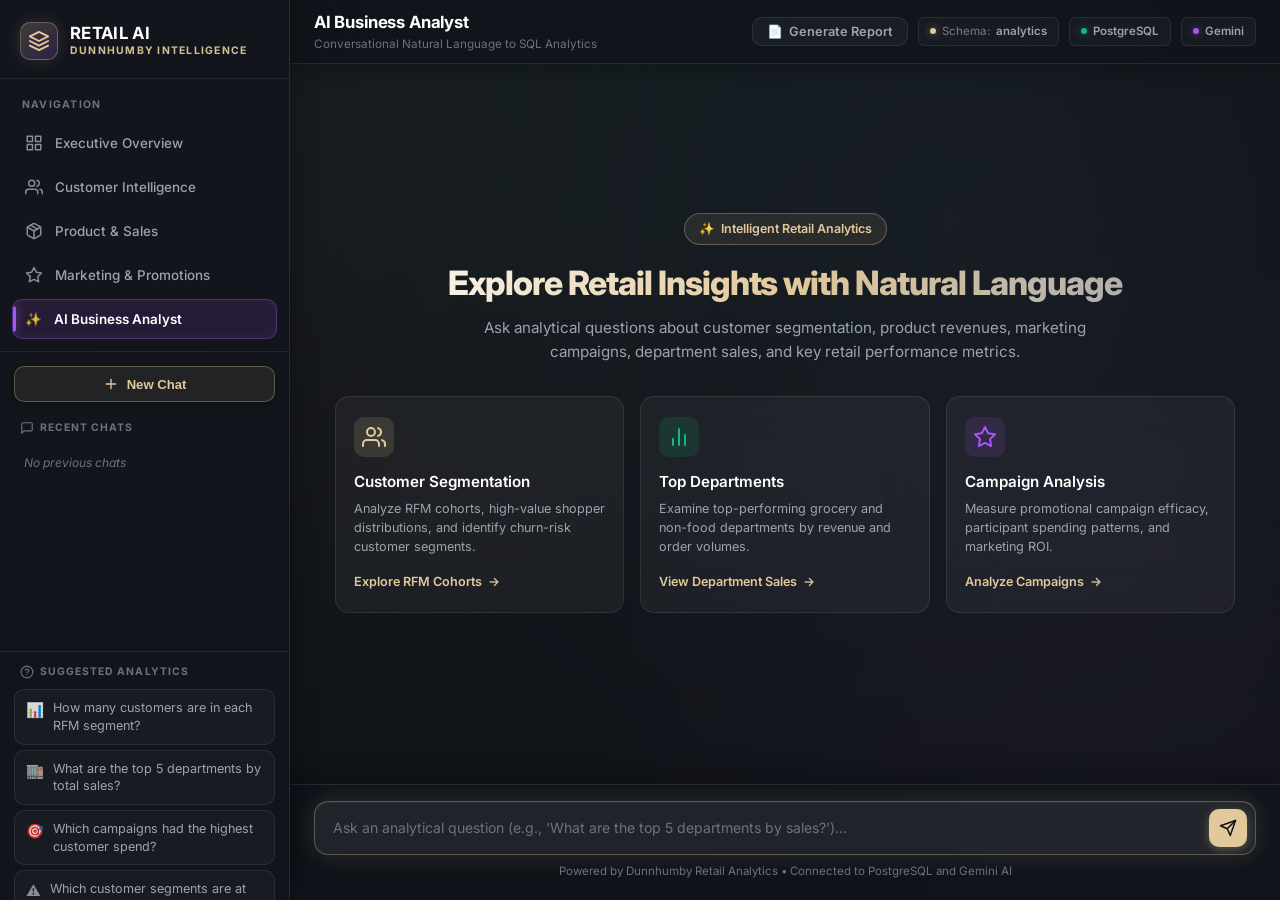
<file: frontend/ai.html>
<!DOCTYPE html>
<html lang="en">

<head>
  <meta charset="UTF-8">
  <meta name="viewport" content="width=device-width, initial-scale=1.0">
  <title>AI Business Analyst | Retail AI</title>
  <meta name="description"
    content="AI Business Analyst - Natural language retail analytics querying connected to PostgreSQL and Gemini.">
  <link rel="preconnect" href="https://fonts.googleapis.com">
  <link rel="preconnect" href="https://fonts.gstatic.com" crossorigin>
  <link
    href="https://fonts.googleapis.com/css2?family=Inter:wght@300;400;500;600;700&family=JetBrains+Mono:wght@400;500;600&display=swap"
    rel="stylesheet">
  <link rel="stylesheet" href="style.css">
</head>

<body>
  <div class="app-layout">
    <!-- Sidebar Navigation -->
    <aside class="sidebar" id="sidebar">
      <div class="sidebar-header">
        <div class="brand-logo">
          <div class="brand-icon">
            <svg width="22" height="22" viewBox="0 0 24 24" fill="none" stroke="currentColor" stroke-width="2"
              stroke-linecap="round" stroke-linejoin="round">
              <path d="M12 2L2 7l10 5 10-5-10-5zM2 17l10 5 10-5M2 12l10 5 10-5" />
            </svg>
          </div>
          <div class="brand-text">
            <h1 class="brand-name">RETAIL AI</h1>
            <span class="brand-subtitle">DUNNHUMBY INTELLIGENCE</span>
          </div>
        </div>
      </div>

      <!-- Main Navigation Menu -->
      <nav class="sidebar-nav">
        <div class="nav-section-title">NAVIGATION</div>
        <ul class="nav-menu">
          <li>
            <a href="index.html" class="nav-item">
              <span class="nav-icon">
                <svg width="18" height="18" viewBox="0 0 24 24" fill="none" stroke="currentColor" stroke-width="2"
                  stroke-linecap="round" stroke-linejoin="round">
                  <rect x="3" y="3" width="7" height="7"></rect>
                  <rect x="14" y="3" width="7" height="7"></rect>
                  <rect x="14" y="14" width="7" height="7"></rect>
                  <rect x="3" y="14" width="7" height="7"></rect>
                </svg>
              </span>
              <span class="nav-text">Executive Overview</span>
            </a>
          </li>
          <li>
            <a href="customers.html" class="nav-item">
              <span class="nav-icon">
                <svg width="18" height="18" viewBox="0 0 24 24" fill="none" stroke="currentColor" stroke-width="2"
                  stroke-linecap="round" stroke-linejoin="round">
                  <path d="M17 21v-2a4 4 0 0 0-4-4H5a4 4 0 0 0-4 4v2"></path>
                  <circle cx="9" cy="7" r="4"></circle>
                  <path d="M23 21v-2a4 4 0 0 0-3-3.87"></path>
                  <path d="M16 3.13a4 4 0 0 1 0 7.75"></path>
                </svg>
              </span>
              <span class="nav-text">Customer Intelligence</span>
            </a>
          </li>
          <li>
            <a href="products.html" class="nav-item">
              <span class="nav-icon">
                <svg width="18" height="18" viewBox="0 0 24 24" fill="none" stroke="currentColor" stroke-width="2"
                  stroke-linecap="round" stroke-linejoin="round">
                  <line x1="16.5" y1="9.4" x2="7.5" y2="4.21"></line>
                  <path
                    d="M21 16V8a2 2 0 0 0-1-1.73l-7-4a2 2 0 0 0-2 0l-7 4A2 2 0 0 0 3 8v8a2 2 0 0 0 1 1.73l7 4a2 2 0 0 0 2 0l7-4A2 2 0 0 0 21 16z">
                  </path>
                  <polyline points="3.27 6.96 12 12.01 20.73 6.96"></polyline>
                  <line x1="12" y1="22.08" x2="12" y2="12"></line>
                </svg>
              </span>
              <span class="nav-text">Product & Sales</span>
            </a>
          </li>
          <li>
            <a href="marketing.html" class="nav-item">
              <span class="nav-icon">
                <svg width="18" height="18" viewBox="0 0 24 24" fill="none" stroke="currentColor" stroke-width="2"
                  stroke-linecap="round" stroke-linejoin="round">
                  <polygon
                    points="12 2 15.09 8.26 22 9.27 17 14.14 18.18 21.02 12 17.77 5.82 21.02 7 14.14 2 9.27 8.91 8.26 12 2">
                  </polygon>
                </svg>
              </span>
              <span class="nav-text">Marketing & Promotions</span>
            </a>
          </li>
          <li>
            <a href="ai.html" class="nav-item active nav-item-ai">
              <span class="nav-icon">✨</span>
              <span class="nav-text">AI Business Analyst</span>
            </a>
          </li>
        </ul>
      </nav>

      <!-- New Chat Button -->
      <div class="sidebar-action-wrap">
        <button id="new-chat-btn" class="btn-new-chat" title="Start a fresh conversation">
          <svg width="16" height="16" viewBox="0 0 24 24" fill="none" stroke="currentColor" stroke-width="2"
            stroke-linecap="round" stroke-linejoin="round">
            <line x1="12" y1="5" x2="12" y2="19"></line>
            <line x1="5" y1="12" x2="19" y2="12"></line>
          </svg>
          <span>New Chat</span>
        </button>
      </div>

      <!-- Recent Chats Section -->
      <div class="sidebar-section history-section">
        <div class="section-title">
          <svg width="14" height="14" viewBox="0 0 24 24" fill="none" stroke="currentColor" stroke-width="2"
            stroke-linecap="round" stroke-linejoin="round">
            <path d="M21 15a2 2 0 0 1-2 2H7l-4 4V5a2 2 0 0 1 2-2h14a2 2 0 0 1 2 2z"></path>
          </svg>
          <span>RECENT CHATS</span>
        </div>
        <div class="history-list" id="history-list">
          <div class="history-empty">No previous chats</div>
        </div>
      </div>

      <!-- Suggested Analytics Section -->
      <div class="sidebar-section suggested-section">
        <div class="section-title">
          <svg width="14" height="14" viewBox="0 0 24 24" fill="none" stroke="currentColor" stroke-width="2"
            stroke-linecap="round" stroke-linejoin="round">
            <circle cx="12" cy="12" r="10"></circle>
            <path d="M9.09 9a3 3 0 0 1 5.83 1c0 2-3 3-3 3"></path>
            <line x1="12" y1="17" x2="12.01" y2="17"></line>
          </svg>
          <span>SUGGESTED ANALYTICS</span>
        </div>
        <div class="suggested-list">
          <button class="suggested-item" data-query="How many customers are in each RFM segment?">
            <span class="item-icon">📊</span>
            <span class="item-text">How many customers are in each RFM segment?</span>
          </button>
          <button class="suggested-item" data-query="What are the top 5 departments by total sales?">
            <span class="item-icon">🏬</span>
            <span class="item-text">What are the top 5 departments by total sales?</span>
          </button>
          <button class="suggested-item" data-query="Which campaigns had the highest customer spend?">
            <span class="item-icon">🎯</span>
            <span class="item-text">Which campaigns had the highest customer spend?</span>
          </button>
          <button class="suggested-item" data-query="Which customer segments are at risk?">
            <span class="item-icon">⚠️</span>
            <span class="item-text">Which customer segments are at risk?</span>
          </button>
          <button class="suggested-item" data-query="What products generate the most revenue?">
            <span class="item-icon">💰</span>
            <span class="item-text">What products generate the most revenue?</span>
          </button>
        </div>
      </div>


    </aside>

    <!-- Main Content Area -->
    <main class="main-content">
      <!-- Top Header -->
      <header class="top-header">
        <div class="header-left">
          <button id="sidebar-toggle" class="sidebar-toggle" aria-label="Toggle Sidebar">
            <svg width="20" height="20" viewBox="0 0 24 24" fill="none" stroke="currentColor" stroke-width="2"
              stroke-linecap="round" stroke-linejoin="round">
              <line x1="3" y1="12" x2="21" y2="12"></line>
              <line x1="3" y1="6" x2="21" y2="6"></line>
              <line x1="3" y1="18" x2="21" y2="18"></line>
            </svg>
          </button>
          <div class="header-title-wrapper">
            <h2 class="header-title">AI Business Analyst</h2>
            <span class="header-subtitle">Conversational Natural Language to SQL Analytics</span>
          </div>
        </div>
        <div class="header-right">
          <button id="btn-generate-report" class="btn-report">
            <span>📄</span>
            <span>Generate Report</span>
          </button>
          <div class="status-badge schema-badge">
            <span class="badge-dot dot-blue"></span>
            <span class="badge-label">Schema:</span>
            <span class="badge-value">analytics</span>
          </div>
          <div class="status-badge db-badge">
            <span class="badge-dot dot-green"></span>
            <span class="badge-value">PostgreSQL</span>
          </div>
          <div class="status-badge ai-badge">
            <span class="badge-dot dot-purple"></span>
            <span class="badge-value">Gemini</span>
          </div>
        </div>
      </header>

      <!-- Chat View Container -->
      <div class="chat-container" id="chat-container">
        <!-- Welcome Screen (Visible when starting new chat) -->
        <div class="welcome-screen" id="welcome-screen">
          <div class="welcome-badge">
            <span class="welcome-sparkle">✨</span>
            <span>Intelligent Retail Analytics</span>
          </div>
          <h2 class="welcome-title">Explore Retail Insights with Natural Language</h2>
          <p class="welcome-desc">
            Ask analytical questions about customer segmentation, product revenues, marketing campaigns, department
            sales, and key retail performance metrics.
          </p>

          <div class="insight-cards-grid">
            <div class="insight-card"
              data-query="How many customers are in each RFM segment and what is their average spend?">
              <div class="card-icon-wrapper icon-segment">
                <svg width="24" height="24" viewBox="0 0 24 24" fill="none" stroke="currentColor" stroke-width="2"
                  stroke-linecap="round" stroke-linejoin="round">
                  <path d="M17 21v-2a4 4 0 0 0-4-4H5a4 4 0 0 0-4 4v2"></path>
                  <circle cx="9" cy="7" r="4"></circle>
                  <path d="M23 21v-2a4 4 0 0 0-3-3.87"></path>
                  <path d="M16 3.13a4 4 0 0 1 0 7.75"></path>
                </svg>
              </div>
              <h3 class="card-title">Customer Segmentation</h3>
              <p class="card-desc">Analyze RFM cohorts, high-value shopper distributions, and identify churn-risk
                customer segments.</p>
              <div class="card-action">
                <span>Explore RFM Cohorts</span>
                <span class="arrow">→</span>
              </div>
            </div>

            <div class="insight-card" data-query="What are the top 5 departments by total sales revenue?">
              <div class="card-icon-wrapper icon-dept">
                <svg width="24" height="24" viewBox="0 0 24 24" fill="none" stroke="currentColor" stroke-width="2"
                  stroke-linecap="round" stroke-linejoin="round">
                  <line x1="18" y1="20" x2="18" y2="10"></line>
                  <line x1="12" y1="20" x2="12" y2="4"></line>
                  <line x1="6" y1="20" x2="6" y2="14"></line>
                </svg>
              </div>
              <h3 class="card-title">Top Departments</h3>
              <p class="card-desc">Examine top-performing grocery and non-food departments by revenue and order volumes.
              </p>
              <div class="card-action">
                <span>View Department Sales</span>
                <span class="arrow">→</span>
              </div>
            </div>

            <div class="insight-card" data-query="Which campaigns had the highest customer spend and response rate?">
              <div class="card-icon-wrapper icon-campaign">
                <svg width="24" height="24" viewBox="0 0 24 24" fill="none" stroke="currentColor" stroke-width="2"
                  stroke-linecap="round" stroke-linejoin="round">
                  <polygon
                    points="12 2 15.09 8.26 22 9.27 17 14.14 18.18 21.02 12 17.77 5.82 21.02 7 14.14 2 9.27 8.91 8.26 12 2">
                  </polygon>
                </svg>
              </div>
              <h3 class="card-title">Campaign Analysis</h3>
              <p class="card-desc">Measure promotional campaign efficacy, participant spending patterns, and marketing
                ROI.</p>
              <div class="card-action">
                <span>Analyze Campaigns</span>
                <span class="arrow">→</span>
              </div>
            </div>
          </div>
        </div>

        <!-- Messages Flow Container -->
        <div class="messages-container" id="messages-container"></div>
      </div>

      <!-- Chat Input Area -->
      <div class="input-container">
        <form class="chat-form" id="chat-form">
          <div class="input-wrapper">
            <textarea id="user-input" class="chat-input"
              placeholder="Ask an analytical question (e.g., 'What are the top 5 departments by sales?')..." rows="1"
              required></textarea>
            <button type="submit" id="send-btn" class="send-btn" aria-label="Send Message">
              <svg width="18" height="18" viewBox="0 0 24 24" fill="none" stroke="currentColor" stroke-width="2"
                stroke-linecap="round" stroke-linejoin="round">
                <line x1="22" y1="2" x2="11" y2="13"></line>
                <polygon points="22 2 15 22 11 13 2 9 22 2"></polygon>
              </svg>
            </button>
          </div>
          <div class="input-footnote">
            <span>Powered by Dunnhumby Retail Analytics • Connected to PostgreSQL and Gemini AI</span>
          </div>
        </form>
      </div>
    </main>
  </div>

  <script src="app.js"></script>
  <script src="report.js"></script>
</body>

</html>
</file>
<file: frontend/style.css>
/* ==========================================================================
   AI Retail Intelligence — Luxury Enterprise Glassmorphism Design System
   Rich Graphite & Charcoal Palette, Precision Anchored AI Console, Institutional Analytics Depth
   ========================================================================== */

@import url('https://fonts.googleapis.com/css2?family=Inter:wght@300;400;500;600;700;800&family=JetBrains+Mono:wght@400;500;600&display=swap');

:root {
  /* Rich Layered Foundation — Deep Graphite / Charcoal / Warm Slate (Less pure black, more luxury depth) */
  --bg-main: #111419;
  --bg-surface-deep: #151921;
  --bg-sidebar: rgba(18, 22, 29, 0.86);
  --bg-header: rgba(16, 20, 27, 0.84);
  --bg-footer-bar: rgba(16, 20, 27, 0.90);
  
  /* Glass Surfaces (Subtle Depth & Layering) */
  --bg-glass-card: rgba(255, 255, 255, 0.048);
  --bg-glass-card-hover: rgba(255, 255, 255, 0.075);
  --bg-glass-panel: rgba(255, 255, 255, 0.038);
  --bg-glass-elevated: rgba(255, 255, 255, 0.06);
  --bg-input: rgba(255, 255, 255, 0.05);
  --bg-table-header: rgba(255, 255, 255, 0.06);
  --bg-table-zebra: rgba(255, 255, 255, 0.02);
  --bg-code: #0C0F14;

  /* Luxury Semantic Accents */
  --accent-gold: #E2C99B;         /* Muted Champagne / Elegant Soft Gold */
  --accent-gold-hover: #F0DCB0;
  --accent-gold-subtle: rgba(226, 201, 155, 0.12);
  --accent-gold-border: rgba(226, 201, 155, 0.32);
  --accent-gold-glow: rgba(226, 201, 155, 0.18);

  --accent-emerald: #10B981;      /* Restrained Sophisticated Emerald */
  --accent-emerald-subtle: rgba(16, 185, 129, 0.12);
  --accent-emerald-border: rgba(16, 185, 129, 0.3);

  --accent-amber: #F59E0B;        /* Muted Amber for Attention */
  --accent-amber-subtle: rgba(245, 158, 11, 0.12);
  --accent-amber-border: rgba(245, 158, 11, 0.3);

  --accent-rose: #EF4444;         /* Refined Crimson for Critical */
  --accent-rose-subtle: rgba(239, 68, 68, 0.12);
  --accent-rose-border: rgba(239, 68, 68, 0.3);

  --accent-plum: #A855F7;         /* Subtle Violet / Plum AI Accent */
  --accent-plum-subtle: rgba(168, 85, 247, 0.12);
  --accent-plum-border: rgba(168, 85, 247, 0.32);

  --accent-blue: #38BDF8;         /* Semantic Slate / Sky Blue */
  --accent-blue-subtle: rgba(56, 189, 248, 0.1);

  /* Primary Brand Tokens */
  --accent-primary: var(--accent-gold);
  --accent-primary-hover: var(--accent-gold-hover);
  --accent-secondary: var(--accent-emerald);

  /* Borders & Layer Highlights */
  --border-subtle: rgba(255, 255, 255, 0.08);
  --border-medium: rgba(255, 255, 255, 0.12);
  --border-glass: rgba(255, 255, 255, 0.09);
  --border-glass-strong: rgba(255, 255, 255, 0.14);
  --border-glass-hover: rgba(255, 255, 255, 0.18);
  --border-accent: rgba(226, 201, 155, 0.38);

  /* Gradients */
  --grad-gold: linear-gradient(135deg, #E2C99B 0%, #D4AF37 100%);
  --grad-ai: linear-gradient(135deg, rgba(226, 201, 155, 0.18) 0%, rgba(168, 85, 247, 0.18) 100%);
  --grad-card-highlight: linear-gradient(135deg, rgba(255, 255, 255, 0.09) 0%, rgba(255, 255, 255, 0.0) 100%);
  --grad-ambient: 
    radial-gradient(circle at 12% 14%, rgba(226, 201, 155, 0.045) 0%, transparent 45%),
    radial-gradient(circle at 88% 85%, rgba(168, 85, 247, 0.035) 0%, transparent 40%),
    radial-gradient(circle at 50% 0%, rgba(16, 185, 129, 0.03) 0%, transparent 50%),
    radial-gradient(circle at 75% 25%, rgba(45, 55, 72, 0.22) 0%, transparent 55%);

  /* Text Hierarchy — Warm Soft Ivory & Cool Gray */
  --text-primary: #F8F9FA;
  --text-secondary: #9CA3AF;
  --text-muted: #6B7280;
  --text-dim: #4B5563;
  --text-inverse: #0E1115;
  --text-gold: #E2C99B;

  /* Elevation Shadows */
  --shadow-sm: 0 2px 5px 0 rgba(0, 0, 0, 0.25);
  --shadow-md: 0 6px 20px -2px rgba(0, 0, 0, 0.4);
  --shadow-lg: 0 14px 36px -4px rgba(0, 0, 0, 0.55);
  --shadow-glass: 0 8px 32px 0 rgba(0, 0, 0, 0.38);
  --shadow-glow: 0 0 24px rgba(226, 201, 155, 0.18);
  --shadow-ai-glow: 0 0 24px rgba(168, 85, 247, 0.18);

  /* Typography */
  --font-sans: 'Inter', -apple-system, BlinkMacSystemFont, 'Segoe UI', Roboto, sans-serif;
  --font-mono: 'JetBrains Mono', monospace;

  /* Layout Constants */
  --sidebar-width: 290px;
  --header-height: 64px;
  --radius-sm: 6px;
  --radius-md: 10px;
  --radius-lg: 14px;
  --radius-xl: 18px;
  
  /* Transitions */
  --transition-fast: 160ms cubic-bezier(0.4, 0, 0.2, 1);
  --transition-normal: 240ms cubic-bezier(0.4, 0, 0.2, 1);
  --transition-smooth: 320ms cubic-bezier(0.16, 1, 0.3, 1);
}

/* ==========================================================================
   Reset & Core Base
   ========================================================================== */

*,
*::before,
*::after {
  box-sizing: border-box;
  margin: 0;
  padding: 0;
}

html,
body {
  height: 100%;
  width: 100%;
  font-family: var(--font-sans);
  background-color: var(--bg-main);
  background-image: var(--grad-ambient);
  background-attachment: fixed;
  color: var(--text-primary);
  line-height: 1.5;
  overflow: hidden;
  -webkit-font-smoothing: antialiased;
  -moz-osx-font-smoothing: grayscale;
}

/* App Layout Grid */
.app-layout {
  display: flex;
  height: 100vh;
  width: 100vw;
  overflow: hidden;
  background-color: transparent;
}

/* Precision Scrollbars */
::-webkit-scrollbar {
  width: 6px;
  height: 6px;
}

::-webkit-scrollbar-track {
  background: transparent;
}

::-webkit-scrollbar-thumb {
  background: rgba(255, 255, 255, 0.14);
  border-radius: 999px;
}

::-webkit-scrollbar-thumb:hover {
  background: rgba(226, 201, 155, 0.35);
}

/* ==========================================================================
   Sidebar Navigation (Frosted Translucent Glass)
   ========================================================================== */

.sidebar {
  width: var(--sidebar-width);
  height: 100%;
  background: var(--bg-sidebar);
  backdrop-filter: blur(28px);
  -webkit-backdrop-filter: blur(28px);
  border-right: 1px solid var(--border-glass);
  display: flex;
  flex-direction: column;
  flex-shrink: 0;
  z-index: 30;
  transition: transform var(--transition-smooth);
  box-shadow: 4px 0 24px rgba(0, 0, 0, 0.3);
}

.sidebar-header {
  padding: 22px 20px 18px;
  border-bottom: 1px solid var(--border-subtle);
  display: flex;
  flex-direction: column;
  gap: 16px;
}

.brand-logo {
  display: flex;
  align-items: center;
  gap: 12px;
}

.brand-icon {
  width: 38px;
  height: 38px;
  border-radius: var(--radius-md);
  background: linear-gradient(135deg, rgba(226, 201, 155, 0.22) 0%, rgba(168, 85, 247, 0.18) 100%);
  border: 1px solid var(--accent-gold-border);
  display: flex;
  align-items: center;
  justify-content: center;
  color: var(--accent-gold);
  box-shadow: 0 0 16px rgba(226, 201, 155, 0.15);
  flex-shrink: 0;
  transition: all var(--transition-normal);
}

.brand-logo:hover .brand-icon {
  border-color: var(--accent-gold);
  box-shadow: 0 0 22px rgba(226, 201, 155, 0.3);
  transform: scale(1.03);
}

.brand-name {
  font-size: 1.05rem;
  font-weight: 700;
  letter-spacing: 0.02em;
  color: #FFFFFF;
  line-height: 1.2;
}

.brand-subtitle {
  font-size: 0.65rem;
  font-weight: 700;
  letter-spacing: 0.12em;
  color: var(--accent-gold);
  display: block;
  opacity: 0.95;
  text-transform: uppercase;
}

.sidebar-nav {
  padding: 18px 12px 12px;
  border-bottom: 1px solid var(--border-subtle);
}

.nav-section-title {
  font-size: 0.65rem;
  font-weight: 700;
  letter-spacing: 0.12em;
  color: var(--text-muted);
  margin-bottom: 10px;
  padding: 0 10px;
  text-transform: uppercase;
}

.nav-menu {
  list-style: none;
  display: flex;
  flex-direction: column;
  gap: 4px;
}

.nav-item {
  display: flex;
  align-items: center;
  gap: 12px;
  padding: 9px 12px;
  border-radius: var(--radius-md);
  color: var(--text-secondary);
  text-decoration: none;
  font-size: 0.84rem;
  font-weight: 500;
  transition: all var(--transition-normal);
  border: 1px solid transparent;
  position: relative;
  overflow: hidden;
}

.nav-item:hover {
  background: rgba(255, 255, 255, 0.045);
  color: #FFFFFF;
  border-color: rgba(255, 255, 255, 0.09);
  transform: translateX(3px);
}

.nav-item.active {
  background: rgba(226, 201, 155, 0.085);
  border-color: rgba(226, 201, 155, 0.28);
  color: #FFFFFF;
  font-weight: 600;
  box-shadow: inset 0 0 14px rgba(226, 201, 155, 0.05);
}

.nav-item.active::before {
  content: '';
  position: absolute;
  left: 0;
  top: 16%;
  height: 68%;
  width: 3px;
  border-radius: 0 4px 4px 0;
  background: var(--accent-gold);
  box-shadow: 0 0 10px rgba(226, 201, 155, 0.6);
}

.nav-item-ai {
  color: #D8B4FE;
}

.nav-item-ai:hover {
  background: rgba(168, 85, 247, 0.08);
  border-color: rgba(168, 85, 247, 0.25);
  color: #FFFFFF;
}

.nav-item-ai.active {
  background: rgba(168, 85, 247, 0.12);
  border-color: rgba(168, 85, 247, 0.35);
  color: #FFFFFF;
}

.nav-item-ai.active::before {
  background: var(--accent-plum);
  box-shadow: 0 0 10px rgba(168, 85, 247, 0.7);
}

.nav-icon {
  display: flex;
  align-items: center;
  justify-content: center;
  opacity: 0.85;
  transition: transform var(--transition-fast);
}

.nav-item:hover .nav-icon {
  transform: scale(1.12);
  opacity: 1;
}

.sidebar-action-wrap {
  padding: 14px 14px 6px;
}

.btn-new-chat {
  width: 100%;
  display: flex;
  align-items: center;
  justify-content: center;
  gap: 8px;
  background: rgba(226, 201, 155, 0.08);
  color: var(--accent-gold);
  border: 1px solid var(--accent-gold-border);
  padding: 9px 14px;
  border-radius: var(--radius-md);
  font-size: 0.82rem;
  font-weight: 600;
  cursor: pointer;
  transition: all var(--transition-normal);
  box-shadow: var(--shadow-sm);
}

.btn-new-chat:hover {
  background: rgba(226, 201, 155, 0.18);
  color: #FFFFFF;
  border-color: var(--accent-gold);
  box-shadow: var(--shadow-glow);
  transform: translateY(-1px);
}

.sidebar-section {
  padding: 12px 14px;
}

.history-section {
  flex: 1;
  overflow-y: auto;
  min-height: 120px;
  max-height: 44%;
  border-bottom: 1px solid var(--border-subtle);
}

.suggested-section {
  flex: 1;
  overflow-y: auto;
  padding-bottom: 18px;
}

.history-list {
  display: flex;
  flex-direction: column;
  gap: 4px;
}

.history-empty {
  font-size: 0.75rem;
  color: var(--text-muted);
  padding: 8px 10px;
  font-style: italic;
}

.history-item {
  display: flex;
  align-items: center;
  justify-content: space-between;
  border-radius: var(--radius-sm);
  border: 1px solid transparent;
  transition: all var(--transition-fast);
  position: relative;
  overflow: hidden;
}

.history-item:hover {
  background: rgba(255, 255, 255, 0.04);
  border-color: rgba(255, 255, 255, 0.08);
}

.history-item.active {
  background: rgba(226, 201, 155, 0.09);
  border-color: rgba(226, 201, 155, 0.28);
}

.history-item.active .history-title {
  color: var(--accent-gold);
  font-weight: 600;
}

.history-item-btn {
  flex: 1;
  background: transparent;
  border: none;
  color: var(--text-secondary);
  padding: 8px 10px;
  font-size: 0.8rem;
  font-family: inherit;
  cursor: pointer;
  display: flex;
  align-items: center;
  gap: 8px;
  text-align: left;
  min-width: 0;
}

.history-item:hover .history-item-btn {
  color: var(--text-primary);
}

.history-icon {
  font-size: 0.8rem;
  flex-shrink: 0;
  opacity: 0.75;
}

.history-title {
  white-space: nowrap;
  overflow: hidden;
  text-overflow: ellipsis;
  flex: 1;
}

.btn-delete-chat {
  background: transparent;
  border: none;
  color: var(--text-muted);
  padding: 6px 8px;
  margin-right: 4px;
  border-radius: 4px;
  cursor: pointer;
  display: flex;
  align-items: center;
  justify-content: center;
  opacity: 0;
  transition: all var(--transition-fast);
}

.history-item:hover .btn-delete-chat {
  opacity: 0.85;
}

.btn-delete-chat:hover {
  opacity: 1;
  color: var(--accent-rose);
  background: var(--accent-rose-subtle);
}

.section-title {
  display: flex;
  align-items: center;
  gap: 6px;
  font-size: 0.65rem;
  font-weight: 700;
  letter-spacing: 0.1em;
  color: var(--text-muted);
  margin-bottom: 10px;
  padding: 0 6px;
  text-transform: uppercase;
}

.suggested-list {
  display: flex;
  flex-direction: column;
  gap: 5px;
}

.suggested-item {
  width: 100%;
  text-align: left;
  background: rgba(255, 255, 255, 0.03);
  border: 1px solid var(--border-subtle);
  color: var(--text-secondary);
  padding: 9px 11px;
  border-radius: var(--radius-md);
  font-size: 0.79rem;
  line-height: 1.4;
  cursor: pointer;
  display: flex;
  align-items: flex-start;
  gap: 9px;
  transition: all var(--transition-normal);
  font-family: inherit;
}

.suggested-item .item-icon {
  font-size: 0.9rem;
  flex-shrink: 0;
  margin-top: 1px;
  opacity: 0.85;
}

.suggested-item:hover {
  background: rgba(226, 201, 155, 0.07);
  border-color: rgba(226, 201, 155, 0.25);
  color: #FFFFFF;
  transform: translateX(3px);
}

/* ==========================================================================
   Main Content Workspace
   ========================================================================== */

.main-content {
  flex: 1;
  display: flex;
  flex-direction: column;
  height: 100%;
  overflow: hidden;
  position: relative;
  background: transparent;
}

/* Top Header */
.top-header {
  height: var(--header-height);
  padding: 0 24px;
  display: flex;
  align-items: center;
  justify-content: space-between;
  border-bottom: 1px solid var(--border-glass);
  background: var(--bg-header);
  backdrop-filter: blur(28px);
  -webkit-backdrop-filter: blur(28px);
  z-index: 20;
  flex-shrink: 0;
  box-shadow: 0 4px 20px rgba(0, 0, 0, 0.25);
}

.header-left {
  display: flex;
  align-items: center;
  gap: 14px;
}

.sidebar-toggle {
  display: none;
  background: rgba(255, 255, 255, 0.04);
  border: 1px solid var(--border-subtle);
  color: var(--text-secondary);
  width: 36px;
  height: 36px;
  border-radius: var(--radius-sm);
  align-items: center;
  justify-content: center;
  cursor: pointer;
  transition: all var(--transition-fast);
}

.sidebar-toggle:hover {
  background: rgba(255, 255, 255, 0.08);
  color: #FFFFFF;
  border-color: var(--border-medium);
}

.header-title-wrapper {
  display: flex;
  flex-direction: column;
  gap: 1px;
}

.header-title {
  font-size: 1.05rem;
  font-weight: 700;
  letter-spacing: -0.01em;
  color: #FFFFFF;
}

.header-subtitle {
  font-size: 0.73rem;
  color: var(--text-muted);
  font-weight: 400;
}

.header-right {
  display: flex;
  align-items: center;
  gap: 10px;
}

/* Header Buttons */
.btn-report {
  display: inline-flex;
  align-items: center;
  gap: 6px;
  background: rgba(255, 255, 255, 0.04);
  border: 1px solid var(--border-glass);
  color: var(--text-secondary);
  padding: 6px 14px;
  border-radius: var(--radius-md);
  font-size: 0.8rem;
  font-weight: 600;
  cursor: pointer;
  transition: all var(--transition-normal);
  font-family: inherit;
}

.btn-report:hover {
  background: rgba(226, 201, 155, 0.1);
  border-color: var(--accent-gold-border);
  color: #FFFFFF;
  transform: translateY(-1px);
  box-shadow: 0 4px 12px rgba(0, 0, 0, 0.3);
}

.btn-ask-ai {
  display: inline-flex;
  align-items: center;
  gap: 6px;
  background: var(--grad-ai);
  border: 1px solid var(--accent-gold-border);
  color: #FFFFFF;
  padding: 6px 14px;
  border-radius: var(--radius-md);
  font-size: 0.8rem;
  font-weight: 600;
  text-decoration: none;
  cursor: pointer;
  transition: all var(--transition-normal);
  box-shadow: 0 2px 8px rgba(0, 0, 0, 0.3);
}

.btn-ask-ai:hover {
  background: linear-gradient(135deg, rgba(226, 201, 155, 0.3) 0%, rgba(168, 85, 247, 0.3) 100%);
  border-color: var(--accent-gold);
  color: #FFFFFF;
  box-shadow: var(--shadow-glow);
  transform: translateY(-1px);
}

/* System Status Badges */
.status-badge {
  display: inline-flex;
  align-items: center;
  gap: 6px;
  padding: 5px 11px;
  border-radius: var(--radius-sm);
  font-size: 0.72rem;
  font-weight: 500;
  background: rgba(255, 255, 255, 0.035);
  border: 1px solid var(--border-subtle);
  backdrop-filter: blur(14px);
}

.badge-dot {
  width: 6px;
  height: 6px;
  border-radius: 50%;
}

.dot-blue {
  background-color: var(--accent-gold);
  box-shadow: 0 0 8px rgba(226, 201, 155, 0.6);
}

.dot-green {
  background-color: var(--accent-emerald);
  box-shadow: 0 0 8px rgba(16, 185, 129, 0.6);
}

.dot-purple {
  background-color: var(--accent-plum);
  box-shadow: 0 0 8px rgba(168, 85, 247, 0.6);
}

.badge-label {
  color: var(--text-muted);
}

.badge-value {
  color: var(--text-secondary);
  font-weight: 600;
}

/* ==========================================================================
   Dashboard Container & Page Grids
   ========================================================================== */

.dashboard-container {
  flex: 1;
  overflow-y: auto;
  padding: 24px;
  animation: fadeInUp 0.35s ease-out;
}

.dashboard-content {
  max-width: 1440px;
  margin: 0 auto;
  display: flex;
  flex-direction: column;
  gap: 24px;
}

/* ==========================================================================
   KPI Grids (Executive Overview = 1 Row of 5; Other Pages = 3 Cols Grid)
   ========================================================================== */

/* Default KPI Grid (Customer Intelligence, Products, Marketing: 3 columns, 2 rows of 3) */
.kpi-grid {
  display: grid;
  grid-template-columns: repeat(3, minmax(0, 1fr));
  gap: 16px;
}

/* Executive Overview KPI Grid (Strictly 5 in 1 row on desktop) */
.kpi-grid-5,
.kpi-grid.kpi-grid-5 {
  display: grid;
  grid-template-columns: repeat(5, minmax(0, 1fr));
  gap: 16px;
}

.kpi-card {
  background: var(--bg-glass-card);
  backdrop-filter: blur(24px);
  -webkit-backdrop-filter: blur(24px);
  border: 1px solid var(--border-glass);
  border-radius: var(--radius-lg);
  padding: 18px 18px 16px;
  display: flex;
  flex-direction: column;
  justify-content: space-between;
  box-shadow: var(--shadow-glass);
  transition: all var(--transition-normal);
  position: relative;
  overflow: hidden;
  min-height: 120px;
}

.kpi-card::before {
  content: '';
  position: absolute;
  top: 0;
  left: 0;
  right: 0;
  height: 1px;
  background: var(--grad-card-highlight);
  pointer-events: none;
}

.kpi-card:hover {
  transform: translateY(-3px);
  background: var(--bg-glass-card-hover);
  border-color: rgba(226, 201, 155, 0.3);
  box-shadow: 0 14px 34px -4px rgba(0, 0, 0, 0.5), inset 0 0 20px rgba(255, 255, 255, 0.02);
}

.kpi-header {
  display: flex;
  align-items: center;
  justify-content: space-between;
  font-size: 0.78rem;
  font-weight: 600;
  color: var(--text-secondary);
  letter-spacing: 0.01em;
  margin-bottom: 10px;
}

.kpi-icon {
  width: 28px;
  height: 28px;
  border-radius: var(--radius-sm);
  background: rgba(255, 255, 255, 0.045);
  border: 1px solid var(--border-subtle);
  display: flex;
  align-items: center;
  justify-content: center;
  font-size: 0.85rem;
  transition: transform var(--transition-normal);
}

.kpi-card:hover .kpi-icon {
  transform: scale(1.12);
  border-color: var(--accent-gold-border);
}

.kpi-value {
  font-size: 1.55rem;
  font-weight: 700;
  color: #FFFFFF;
  letter-spacing: -0.02em;
  line-height: 1.15;
  margin-bottom: 12px;
  font-feature-settings: "tnum" on, "lnum" on;
}

.kpi-footer {
  display: flex;
  align-items: center;
  gap: 8px;
  font-size: 0.72rem;
  color: var(--text-muted);
}

.kpi-badge {
  display: inline-flex;
  align-items: center;
  gap: 4px;
  padding: 2px 7px;
  border-radius: 4px;
  font-size: 0.68rem;
  font-weight: 600;
  text-transform: uppercase;
  letter-spacing: 0.03em;
}

.kpi-badge.neutral {
  background: rgba(255, 255, 255, 0.05);
  color: var(--text-secondary);
  border: 1px solid var(--border-subtle);
}

.kpi-badge.positive,
.kpi-badge.pos {
  background: var(--accent-emerald-subtle);
  color: var(--accent-emerald);
  border: 1px solid var(--accent-emerald-border);
}

.kpi-badge.warn {
  background: var(--accent-amber-subtle);
  color: var(--accent-amber);
  border: 1px solid var(--accent-amber-border);
}

.kpi-badge.neg {
  background: var(--accent-rose-subtle);
  color: var(--accent-rose);
  border: 1px solid var(--accent-rose-border);
}

.kpi-badge.active {
  background: var(--accent-gold-subtle);
  color: var(--accent-gold);
  border: 1px solid var(--accent-gold-border);
}

/* ==========================================================================
   Dashboard Panels & Glass Charts
   ========================================================================== */

.dashboard-panel {
  background: var(--bg-glass-card);
  backdrop-filter: blur(24px);
  -webkit-backdrop-filter: blur(24px);
  border: 1px solid var(--border-glass);
  border-radius: var(--radius-lg);
  display: flex;
  flex-direction: column;
  box-shadow: var(--shadow-glass);
  transition: all var(--transition-normal);
  position: relative;
  overflow: hidden;
}

.dashboard-panel::before {
  content: '';
  position: absolute;
  top: 0;
  left: 0;
  right: 0;
  height: 1px;
  background: var(--grad-card-highlight);
  pointer-events: none;
}

.dashboard-panel:hover {
  border-color: var(--border-glass-hover);
  box-shadow: 0 14px 38px -4px rgba(0, 0, 0, 0.48);
}

.dashboard-panel-header {
  padding: 18px 22px 16px;
  border-bottom: 1px solid var(--border-subtle);
  display: flex;
  align-items: center;
  justify-content: space-between;
  gap: 16px;
}

.dashboard-panel-title {
  font-size: 0.95rem;
  font-weight: 700;
  color: #FFFFFF;
  letter-spacing: -0.01em;
  display: flex;
  align-items: center;
  gap: 8px;
}

.dashboard-panel-subtitle {
  font-size: 0.75rem;
  color: var(--text-muted);
  margin-top: 2px;
}

.dashboard-panel-body {
  padding: 20px 22px;
  flex: 1;
}

.dashboard-grid {
  display: grid;
  grid-template-columns: repeat(2, 1fr);
  gap: 20px;
}

.chart-container-box {
  position: relative;
  height: 280px;
  width: 100%;
}

.donut-box {
  height: 300px;
}

/* Action Button in Header */
.btn-run-analysis {
  display: inline-flex;
  align-items: center;
  gap: 6px;
  background: var(--accent-gold-subtle);
  border: 1px solid var(--accent-gold-border);
  color: var(--accent-gold);
  padding: 6px 14px;
  border-radius: var(--radius-md);
  font-size: 0.8rem;
  font-weight: 600;
  cursor: pointer;
  transition: all var(--transition-normal);
  font-family: inherit;
}

.btn-run-analysis:hover {
  background: rgba(226, 201, 155, 0.22);
  color: #FFFFFF;
  border-color: var(--accent-gold);
  box-shadow: var(--shadow-glow);
  transform: translateY(-1px);
}

/* ==========================================================================
   Automated Business Insights (Enterprise Intelligence Engine)
   ========================================================================== */

.featured-panel {
  border-color: rgba(226, 201, 155, 0.22);
  box-shadow: 0 10px 36px -4px rgba(0, 0, 0, 0.42), 0 0 24px rgba(226, 201, 155, 0.05);
}

.insights-grid {
  display: grid;
  grid-template-columns: repeat(3, 1fr);
  gap: 16px;
}

.insight-card-item {
  background: rgba(255, 255, 255, 0.03);
  border: 1px solid var(--border-glass);
  border-radius: var(--radius-md);
  padding: 16px 16px 14px;
  display: flex;
  flex-direction: column;
  justify-content: space-between;
  transition: all var(--transition-normal);
  position: relative;
  overflow: hidden;
}

.insight-card-item:hover {
  background: rgba(255, 255, 255, 0.055);
  transform: translateY(-3px);
  box-shadow: var(--shadow-md);
}

/* Left-Edge Semantic Severity Accents */
.insight-card-item::before {
  content: '';
  position: absolute;
  left: 0;
  top: 0;
  bottom: 0;
  width: 3px;
}

.insight-card-item.severity-border-high::before {
  background: var(--accent-rose);
  box-shadow: 0 0 10px rgba(239, 68, 68, 0.6);
}
.insight-card-item.severity-border-high {
  border-color: rgba(239, 68, 68, 0.24);
}

.insight-card-item.severity-border-medium::before {
  background: var(--accent-amber);
  box-shadow: 0 0 10px rgba(245, 158, 11, 0.6);
}
.insight-card-item.severity-border-medium {
  border-color: rgba(245, 158, 11, 0.24);
}

.insight-card-item.severity-border-low::before {
  background: var(--accent-emerald);
  box-shadow: 0 0 10px rgba(16, 185, 129, 0.6);
}
.insight-card-item.severity-border-low {
  border-color: rgba(16, 185, 129, 0.24);
}

.insight-card-header {
  display: flex;
  align-items: center;
  justify-content: space-between;
  margin-bottom: 10px;
}

.severity-badge {
  font-size: 0.65rem;
  font-weight: 700;
  letter-spacing: 0.08em;
  padding: 2px 8px;
  border-radius: 4px;
  text-transform: uppercase;
}

.severity-high {
  background: var(--accent-rose-subtle);
  color: var(--accent-rose);
  border: 1px solid var(--accent-rose-border);
}

.severity-medium {
  background: var(--accent-amber-subtle);
  color: var(--accent-amber);
  border: 1px solid var(--accent-amber-border);
}

.severity-low {
  background: var(--accent-emerald-subtle);
  color: var(--accent-emerald);
  border: 1px solid var(--accent-emerald-border);
}

.insight-change {
  font-size: 0.75rem;
  font-weight: 600;
}
.insight-change.pos { color: var(--accent-emerald); }
.insight-change.neg { color: var(--accent-rose); }

.insight-card-title {
  font-size: 0.88rem;
  font-weight: 600;
  color: #FFFFFF;
  margin-bottom: 6px;
  line-height: 1.3;
}

.insight-card-desc {
  font-size: 0.77rem;
  color: var(--text-secondary);
  line-height: 1.5;
  margin-bottom: 12px;
  flex: 1;
}

.btn-investigate-ai {
  font-size: 0.74rem;
  color: var(--accent-gold);
  text-decoration: none;
  font-weight: 600;
  display: inline-flex;
  align-items: center;
  gap: 4px;
  transition: all var(--transition-fast);
}

.btn-investigate-ai:hover {
  color: #FFFFFF;
  transform: translateX(3px);
}

/* ==========================================================================
   Automated Analysis Pipeline Diagnostic Blocks
   ========================================================================== */

.analysis-pipeline-output {
  display: flex;
  flex-direction: column;
  gap: 16px;
}

.analysis-meta {
  display: flex;
  align-items: center;
  justify-content: space-between;
  padding: 8px 14px;
  background: rgba(255, 255, 255, 0.03);
  border: 1px solid var(--border-subtle);
  border-radius: var(--radius-sm);
  font-size: 0.75rem;
  color: var(--text-muted);
}

.analysis-section-block {
  background: rgba(255, 255, 255, 0.025);
  border: 1px solid var(--border-glass);
  border-radius: var(--radius-md);
  padding: 16px;
}

.analysis-section-header {
  font-size: 0.85rem;
  font-weight: 700;
  color: var(--accent-gold);
  margin-bottom: 10px;
  display: flex;
  align-items: center;
  gap: 8px;
}

.analysis-finding-item {
  margin-bottom: 10px;
  font-size: 0.8rem;
  color: var(--text-secondary);
  line-height: 1.5;
}

.analysis-bullet {
  color: var(--accent-gold);
  margin-right: 6px;
}

/* ==========================================================================
   Call To Action (AI Assistant Console CTA)
   ========================================================================== */

.cta-panel {
  background: linear-gradient(135deg, rgba(226, 201, 155, 0.07) 0%, rgba(168, 85, 247, 0.07) 100%);
  border: 1px solid rgba(226, 201, 155, 0.22);
  border-radius: var(--radius-lg);
  padding: 24px 28px;
  display: flex;
  align-items: center;
  justify-content: space-between;
  gap: 20px;
  box-shadow: var(--shadow-glass);
}

.cta-left {
  display: flex;
  align-items: center;
  gap: 18px;
}

.cta-icon {
  width: 48px;
  height: 48px;
  border-radius: var(--radius-md);
  background: var(--grad-ai);
  border: 1px solid var(--accent-gold-border);
  display: flex;
  align-items: center;
  justify-content: center;
  font-size: 1.3rem;
  color: var(--accent-gold);
  flex-shrink: 0;
  box-shadow: 0 0 20px rgba(226, 201, 155, 0.15);
}

.cta-title {
  font-size: 1.02rem;
  font-weight: 700;
  color: #FFFFFF;
  margin-bottom: 3px;
}

.cta-desc {
  font-size: 0.79rem;
  color: var(--text-secondary);
  max-width: 700px;
  line-height: 1.45;
}

.cta-btn {
  display: inline-flex;
  align-items: center;
  gap: 8px;
  background: var(--accent-gold);
  color: #0E1115;
  padding: 10px 20px;
  border-radius: var(--radius-md);
  font-size: 0.84rem;
  font-weight: 700;
  text-decoration: none;
  white-space: nowrap;
  transition: all var(--transition-normal);
  box-shadow: 0 4px 14px rgba(226, 201, 155, 0.3);
}

.cta-btn:hover {
  background: #FFFFFF;
  box-shadow: 0 6px 20px rgba(226, 201, 155, 0.45);
  transform: translateY(-2px);
}

/* ==========================================================================
   AI Business Analyst / Chatbot Workspace (Precision Anchored Console)
   ========================================================================== */

.chat-container {
  flex: 1;
  overflow-y: auto;
  padding: 28px 24px 20px;
  display: flex;
  flex-direction: column;
  align-items: center;
  min-height: 0; /* Crucial: allows flex container to shrink and scroll */
  animation: fadeInUp 0.35s ease-out;
}

.welcome-screen {
  max-width: 920px;
  width: 100%;
  margin: auto;
  text-align: center;
  padding: 10px 10px 24px;
}

.welcome-badge {
  display: inline-flex;
  align-items: center;
  gap: 6px;
  background: rgba(226, 201, 155, 0.09);
  border: 1px solid var(--accent-gold-border);
  color: var(--accent-gold);
  padding: 6px 14px;
  border-radius: 999px;
  font-size: 0.78rem;
  font-weight: 600;
  margin-bottom: 18px;
}

.welcome-title {
  font-size: 2.1rem;
  font-weight: 800;
  line-height: 1.2;
  letter-spacing: -0.03em;
  background: linear-gradient(135deg, #FFFFFF 0%, #E2C99B 50%, #A0A6B2 100%);
  -webkit-background-clip: text;
  -webkit-text-fill-color: transparent;
  margin-bottom: 12px;
}

.welcome-desc {
  font-size: 0.95rem;
  color: var(--text-secondary);
  max-width: 680px;
  margin: 0 auto 32px;
  line-height: 1.6;
}

.insight-cards-grid {
  display: grid;
  grid-template-columns: repeat(3, 1fr);
  gap: 16px;
  text-align: left;
}

.insight-card {
  background: var(--bg-glass-card);
  backdrop-filter: blur(24px);
  -webkit-backdrop-filter: blur(24px);
  border: 1px solid var(--border-glass);
  border-radius: var(--radius-lg);
  padding: 20px 18px;
  cursor: pointer;
  display: flex;
  flex-direction: column;
  transition: all var(--transition-normal);
  position: relative;
  overflow: hidden;
}

.insight-card:hover {
  background: var(--bg-glass-card-hover);
  border-color: var(--accent-gold-border);
  transform: translateY(-4px);
  box-shadow: var(--shadow-lg);
}

.card-icon-wrapper {
  width: 40px;
  height: 40px;
  border-radius: var(--radius-md);
  display: flex;
  align-items: center;
  justify-content: center;
  margin-bottom: 14px;
}

.icon-segment {
  background: rgba(226, 201, 155, 0.14);
  color: var(--accent-gold);
}

.icon-dept {
  background: var(--accent-emerald-subtle);
  color: var(--accent-emerald);
}

.icon-campaign {
  background: var(--accent-plum-subtle);
  color: var(--accent-plum);
}

.card-title {
  font-size: 0.95rem;
  font-weight: 600;
  color: #FFFFFF;
  margin-bottom: 6px;
}

.card-desc {
  font-size: 0.79rem;
  color: var(--text-secondary);
  line-height: 1.5;
  margin-bottom: 16px;
  flex: 1;
}

.card-action {
  font-size: 0.79rem;
  font-weight: 600;
  color: var(--accent-gold);
  display: flex;
  align-items: center;
  gap: 6px;
}

.card-action .arrow {
  transition: transform var(--transition-fast);
}

.insight-card:hover .card-action .arrow {
  transform: translateX(4px);
}

/* Chat Messages Flow */
.messages-container {
  width: 100%;
  max-width: 960px;
  display: flex;
  flex-direction: column;
  gap: 22px;
  padding-bottom: 16px;
}

.message-row {
  display: flex;
  width: 100%;
  animation: messageSlideIn 0.3s ease-out;
}

.message-row.user {
  justify-content: flex-end;
}

.message-bubble.user-bubble {
  background: linear-gradient(135deg, rgba(226, 201, 155, 0.18) 0%, rgba(35, 42, 54, 0.92) 100%);
  border: 1px solid rgba(226, 201, 155, 0.32);
  color: #FFFFFF;
  padding: 14px 20px;
  border-radius: 16px 16px 4px 16px;
  max-width: 78%;
  font-size: 0.9rem;
  line-height: 1.55;
  box-shadow: 0 4px 18px rgba(0, 0, 0, 0.35);
  word-wrap: break-word;
}

.message-row.assistant {
  justify-content: flex-start;
}

.assistant-card {
  background: var(--bg-glass-card);
  backdrop-filter: blur(24px);
  -webkit-backdrop-filter: blur(24px);
  border: 1px solid var(--border-glass);
  border-radius: var(--radius-lg);
  padding: 22px 24px;
  width: 100%;
  max-width: 100%;
  box-shadow: var(--shadow-glass);
  display: flex;
  flex-direction: column;
  gap: 16px;
}

.assistant-header {
  display: flex;
  align-items: center;
  gap: 10px;
}

.assistant-avatar {
  width: 32px;
  height: 32px;
  border-radius: var(--radius-sm);
  background: linear-gradient(135deg, #E2C99B 0%, #A855F7 100%);
  color: #0E1013;
  display: flex;
  align-items: center;
  justify-content: center;
  font-size: 0.9rem;
  font-weight: 700;
  box-shadow: 0 0 14px rgba(226, 201, 155, 0.35);
}

.assistant-title {
  font-size: 0.86rem;
  font-weight: 600;
  color: var(--text-secondary);
}

.assistant-answer {
  font-size: 0.89rem;
  line-height: 1.65;
  color: var(--text-primary);
  display: flex;
  flex-direction: column;
  gap: 12px;
}

/* Data Table in Chat */
.data-table-wrapper {
  border: 1px solid var(--border-glass-strong);
  border-radius: var(--radius-md);
  overflow: hidden;
  background: rgba(14, 17, 22, 0.7);
  box-shadow: 0 4px 16px rgba(0, 0, 0, 0.25);
}

.table-header-bar {
  display: flex;
  align-items: center;
  justify-content: space-between;
  padding: 9px 16px;
  background: rgba(255, 255, 255, 0.04);
  border-bottom: 1px solid var(--border-glass);
  font-size: 0.72rem;
  font-weight: 700;
  color: var(--accent-gold);
  letter-spacing: 0.06em;
  text-transform: uppercase;
}

.data-table-scroll {
  overflow-x: auto;
  max-height: 380px;
}

.data-table {
  width: 100%;
  border-collapse: collapse;
  font-size: 0.81rem;
  text-align: left;
}

.data-table th {
  background: var(--bg-table-header);
  color: var(--accent-gold);
  font-weight: 600;
  padding: 11px 16px;
  border-bottom: 1px solid var(--border-glass);
  white-space: nowrap;
  letter-spacing: 0.02em;
}

.data-table td {
  padding: 10px 16px;
  border-bottom: 1px solid rgba(255, 255, 255, 0.04);
  color: var(--text-secondary);
}

.data-table tbody tr:nth-child(even) {
  background: var(--bg-table-zebra);
}

.data-table tbody tr:hover {
  background: rgba(226, 201, 155, 0.05);
  color: #FFFFFF;
}

/* Generated SQL Accordion */
.sql-accordion {
  border: 1px solid var(--border-glass);
  border-radius: var(--radius-md);
  background: rgba(11, 14, 18, 0.7);
  overflow: hidden;
}

.sql-summary {
  padding: 11px 16px;
  cursor: pointer;
  display: flex;
  align-items: center;
  justify-content: space-between;
  font-size: 0.78rem;
  color: var(--text-muted);
  user-select: none;
  transition: all var(--transition-fast);
}

.sql-summary:hover {
  background: rgba(255, 255, 255, 0.03);
  color: var(--text-secondary);
}

.sql-summary-title {
  display: flex;
  align-items: center;
  gap: 8px;
  font-weight: 600;
  color: var(--accent-gold);
}

.sql-code-container {
  padding: 16px;
  border-top: 1px solid var(--border-glass);
  background: var(--bg-code);
  position: relative;
}

.sql-code {
  font-family: var(--font-mono);
  font-size: 0.78rem;
  color: #E2E8F0;
  white-space: pre-wrap;
  word-break: break-all;
  line-height: 1.55;
}

.btn-copy-sql {
  position: absolute;
  top: 10px;
  right: 10px;
  background: rgba(255, 255, 255, 0.06);
  border: 1px solid var(--border-subtle);
  color: var(--text-muted);
  padding: 4px 10px;
  border-radius: 4px;
  font-size: 0.72rem;
  cursor: pointer;
  transition: all var(--transition-fast);
}

.btn-copy-sql:hover {
  background: rgba(226, 201, 155, 0.18);
  color: var(--accent-gold);
  border-color: var(--accent-gold-border);
}

/* ==========================================================================
   AI Analyst Search / Command Bar (Anchored, Full-Width, Never Collapsed)
   Matches both .input-container (ai.html) and .chat-input-container
   ========================================================================== */

.input-container,
.chat-input-container {
  flex-shrink: 0;
  width: 100%;
  padding: 16px 24px 20px;
  background: var(--bg-footer-bar);
  backdrop-filter: blur(28px);
  -webkit-backdrop-filter: blur(28px);
  border-top: 1px solid var(--border-glass);
  z-index: 25;
  box-shadow: 0 -8px 24px rgba(0, 0, 0, 0.3);
}

.chat-form {
  max-width: 960px;
  width: 100%;
  margin: 0 auto;
  display: flex;
  flex-direction: column;
  gap: 8px;
}

.input-wrapper,
.chat-input-wrapper {
  display: flex;
  align-items: center;
  position: relative;
  width: 100%;
  min-height: 54px;
  background: rgba(255, 255, 255, 0.05);
  border: 1px solid var(--border-glass-strong);
  border-radius: var(--radius-lg);
  padding: 5px 8px 5px 18px;
  box-shadow: 0 4px 20px rgba(0, 0, 0, 0.35), inset 0 1px 2px rgba(255, 255, 255, 0.05);
  transition: all var(--transition-normal);
}

.input-wrapper:focus-within,
.chat-input-wrapper:focus-within {
  border-color: var(--accent-gold-border);
  background: rgba(255, 255, 255, 0.07);
  box-shadow: 0 0 24px rgba(226, 201, 155, 0.15), inset 0 1px 2px rgba(255, 255, 255, 0.08);
}

.chat-input {
  flex: 1;
  background: transparent;
  border: none;
  outline: none;
  color: #FFFFFF;
  font-size: 0.92rem;
  font-family: inherit;
  line-height: 1.5;
  resize: none;
  min-height: 24px;
  max-height: 140px;
  padding: 8px 0;
  margin-right: 12px;
}

.chat-input::placeholder {
  color: var(--text-muted);
  font-size: 0.88rem;
}

.send-btn,
.btn-send {
  width: 38px;
  height: 38px;
  border-radius: var(--radius-md);
  background: var(--accent-gold);
  border: 1px solid var(--accent-gold-border);
  color: #0E1013;
  display: flex;
  align-items: center;
  justify-content: center;
  cursor: pointer;
  flex-shrink: 0;
  transition: all var(--transition-normal);
  box-shadow: 0 2px 10px rgba(226, 201, 155, 0.35);
}

.send-btn:hover:not(:disabled),
.btn-send:hover:not(:disabled) {
  background: #FFFFFF;
  transform: scale(1.05);
  box-shadow: 0 4px 16px rgba(226, 201, 155, 0.5);
}

.send-btn:disabled,
.btn-send:disabled {
  opacity: 0.35;
  cursor: not-allowed;
  transform: none;
}

.input-footnote {
  text-align: center;
  font-size: 0.72rem;
  color: var(--text-muted);
  padding: 0 4px;
}

/* Typing Loading Indicator */
.typing-row {
  justify-content: flex-start;
}

.typing-card {
  background: var(--bg-glass-card);
  border: 1px solid var(--border-glass);
  border-radius: var(--radius-md);
  padding: 12px 18px;
  display: flex;
  align-items: center;
  gap: 12px;
}

.typing-dots {
  display: flex;
  align-items: center;
  gap: 4px;
}

.typing-dots span {
  width: 6px;
  height: 6px;
  border-radius: 50%;
  background: var(--accent-gold);
  animation: bounce 1.2s infinite ease-in-out both;
}

.typing-dots span:nth-child(1) { animation-delay: -0.32s; }
.typing-dots span:nth-child(2) { animation-delay: -0.16s; }

.typing-text {
  font-size: 0.78rem;
  color: var(--text-secondary);
}

@keyframes bounce {
  0%, 80%, 100% { transform: scale(0); opacity: 0.4; }
  40% { transform: scale(1); opacity: 1; }
}

/* Error Bubble & Card */
.error-bubble,
.error-card {
  background: var(--accent-rose-subtle);
  border: 1px solid var(--accent-rose-border);
  border-radius: var(--radius-md);
  padding: 14px 18px;
  display: flex;
  align-items: center;
  gap: 12px;
  color: #FECDD3;
  font-size: 0.84rem;
  width: 100%;
}

.error-icon {
  color: var(--accent-rose);
  flex-shrink: 0;
}

/* ==========================================================================
   Report Modal & Overlays
   ========================================================================== */

.modal-overlay {
  position: fixed;
  inset: 0;
  background: rgba(8, 10, 14, 0.85);
  backdrop-filter: blur(24px);
  -webkit-backdrop-filter: blur(24px);
  z-index: 100;
  display: flex;
  align-items: center;
  justify-content: center;
  padding: 20px;
  animation: fadeIn 0.25s ease-out;
}

.modal-card {
  background: #13171F;
  border: 1px solid var(--accent-gold-border);
  border-radius: var(--radius-xl);
  width: 100%;
  max-width: 900px;
  max-height: 90vh;
  display: flex;
  flex-direction: column;
  box-shadow: 0 24px 60px -8px rgba(0, 0, 0, 0.8), 0 0 30px rgba(226, 201, 155, 0.12);
  overflow: hidden;
}

.modal-header {
  padding: 18px 24px;
  border-bottom: 1px solid var(--border-glass);
  display: flex;
  align-items: center;
  justify-content: space-between;
  background: rgba(255, 255, 255, 0.03);
}

.modal-title-box {
  display: flex;
  align-items: center;
  gap: 12px;
}

.modal-icon {
  font-size: 1.3rem;
}

.modal-title {
  font-size: 1.05rem;
  font-weight: 700;
  color: #FFFFFF;
}

.modal-subtitle {
  font-size: 0.74rem;
  color: var(--text-muted);
}

.modal-actions {
  display: flex;
  align-items: center;
  gap: 10px;
}

.modal-close-btn {
  background: transparent;
  border: none;
  color: var(--text-muted);
  font-size: 1.4rem;
  cursor: pointer;
  padding: 4px 8px;
  border-radius: 4px;
  transition: all var(--transition-fast);
}

.modal-close-btn:hover {
  color: #FFFFFF;
  background: rgba(255, 255, 255, 0.08);
}

.modal-body {
  padding: 24px;
  overflow-y: auto;
  flex: 1;
}

/* Report Content Styling */
.report-container {
  display: flex;
  flex-direction: column;
  gap: 20px;
}

.report-header-banner {
  padding: 18px 20px;
  background: linear-gradient(135deg, rgba(226, 201, 155, 0.1) 0%, rgba(168, 85, 247, 0.1) 100%);
  border: 1px solid var(--accent-gold-border);
  border-radius: var(--radius-lg);
}

.report-section {
  background: rgba(255, 255, 255, 0.025);
  border: 1px solid var(--border-subtle);
  border-radius: var(--radius-md);
  padding: 18px;
}

.report-section h4 {
  font-size: 0.92rem;
  font-weight: 700;
  color: var(--accent-gold);
  margin-bottom: 10px;
}

.report-kpi-grid {
  display: grid;
  grid-template-columns: repeat(4, 1fr);
  gap: 12px;
}

.report-kpi-card {
  background: rgba(0, 0, 0, 0.35);
  border: 1px solid var(--border-glass);
  border-radius: var(--radius-sm);
  padding: 12px;
}

.report-kpi-val {
  font-size: 1.25rem;
  font-weight: 700;
  color: #FFFFFF;
}

.report-kpi-lbl {
  font-size: 0.72rem;
  color: var(--text-muted);
}

/* ==========================================================================
   Customer Intelligence, Products, Marketing Specific Components
   ========================================================================== */

.customer-search-box, .search-input-wrapper {
  position: relative;
  display: flex;
  align-items: center;
  background: var(--bg-input);
  border: 1px solid var(--border-glass);
  border-radius: var(--radius-md);
  transition: all var(--transition-normal);
}

.customer-search-box:focus-within, .search-input-wrapper:focus-within {
  border-color: var(--accent-gold-border);
  box-shadow: 0 0 16px rgba(226, 201, 155, 0.12);
}

.search-input {
  flex: 1;
  background: transparent;
  border: none;
  padding: 10px 14px;
  color: #FFFFFF;
  font-size: 0.84rem;
  outline: none;
  font-family: inherit;
}

.search-input::placeholder {
  color: var(--text-muted);
}

.btn-search {
  background: var(--accent-gold-subtle);
  border: 1px solid var(--accent-gold-border);
  color: var(--accent-gold);
  padding: 8px 16px;
  border-radius: var(--radius-sm);
  font-size: 0.8rem;
  font-weight: 600;
  cursor: pointer;
  margin-right: 4px;
  transition: all var(--transition-fast);
}

.btn-search:hover {
  background: var(--accent-gold);
  color: #0E1115;
}

.segment-pill {
  display: inline-block;
  padding: 3px 8px;
  border-radius: 4px;
  font-size: 0.7rem;
  font-weight: 600;
}

/* ==========================================================================
   Placeholders & Generic States
   ========================================================================== */

.placeholder-box {
  display: flex;
  flex-direction: column;
  align-items: center;
  justify-content: center;
  text-align: center;
  padding: 40px 20px;
  color: var(--text-muted);
  gap: 8px;
}

.ph-icon {
  font-size: 1.8rem;
  margin-bottom: 4px;
}

.ph-label {
  font-size: 0.92rem;
  font-weight: 600;
  color: var(--text-secondary);
}

.ph-desc {
  font-size: 0.77rem;
  color: var(--text-muted);
  max-width: 500px;
  line-height: 1.5;
}

.error-box {
  border: 1px dashed var(--accent-rose-border);
  border-radius: var(--radius-md);
  background: rgba(239, 68, 68, 0.03);
}

/* ==========================================================================
   Keyframe Animations
   ========================================================================== */

@keyframes fadeIn {
  from { opacity: 0; }
  to { opacity: 1; }
}

@keyframes fadeInUp {
  from {
    opacity: 0;
    transform: translateY(12px);
  }
  to {
    opacity: 1;
    transform: translateY(0);
  }
}

@keyframes messageSlideIn {
  from {
    opacity: 0;
    transform: translateY(8px);
  }
  to {
    opacity: 1;
    transform: translateY(0);
  }
}

/* ==========================================================================
   Responsive Adaptations
   ========================================================================== */

@media (max-width: 1280px) {
  .kpi-grid-5 {
    grid-template-columns: repeat(5, minmax(0, 1fr));
  }
  .insights-grid {
    grid-template-columns: repeat(2, 1fr);
  }
}

@media (max-width: 1100px) {
  .kpi-grid-5 {
    grid-template-columns: repeat(3, minmax(0, 1fr));
  }
  .kpi-grid {
    grid-template-columns: repeat(2, minmax(0, 1fr));
  }
  .dashboard-grid {
    grid-template-columns: 1fr;
  }
  .insight-cards-grid {
    grid-template-columns: 1fr;
  }
}

@media (max-width: 960px) {
  .sidebar {
    position: fixed;
    left: 0;
    top: 0;
    bottom: 0;
    transform: translateX(-100%);
  }

  .sidebar.open {
    transform: translateX(0);
  }

  .sidebar-toggle {
    display: inline-flex;
  }

  .cta-panel {
    flex-direction: column;
    align-items: flex-start;
  }
}

@media (max-width: 640px) {
  .top-header {
    padding: 0 16px;
  }
  .dashboard-container {
    padding: 16px;
  }
  .kpi-grid-5,
  .kpi-grid {
    grid-template-columns: 1fr;
  }
  .insights-grid {
    grid-template-columns: 1fr;
  }
  .header-right .status-badge {
    display: none;
  }
  .input-container,
  .chat-input-container {
    padding: 12px 16px 16px;
  }
}

/* ==========================================================================
   Accessibility & Reduced Motion
   ========================================================================== */

@media (prefers-reduced-motion: reduce) {
  *,
  *::before,
  *::after {
    animation-duration: 0.01ms !important;
    animation-iteration-count: 1 !important;
    transition-duration: 0.01ms !important;
    scroll-behavior: auto !important;
  }
}
</file>
